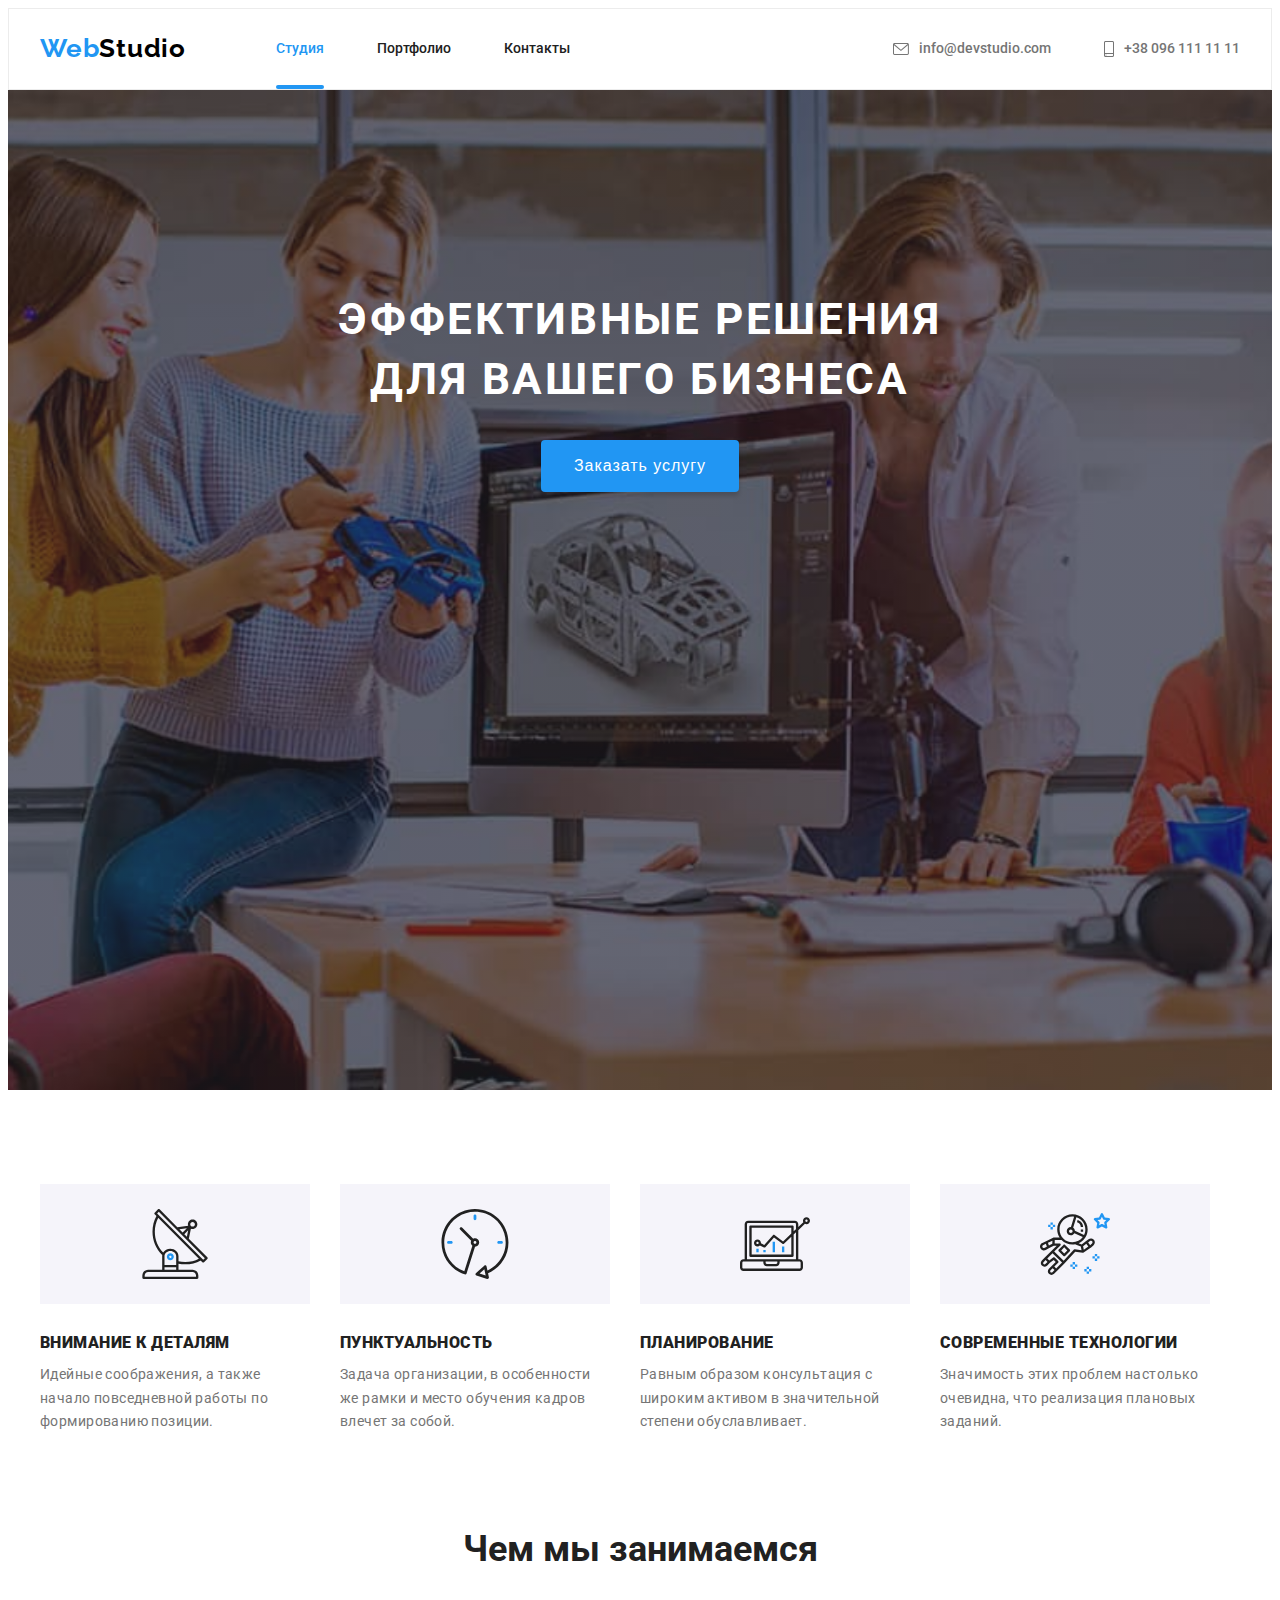
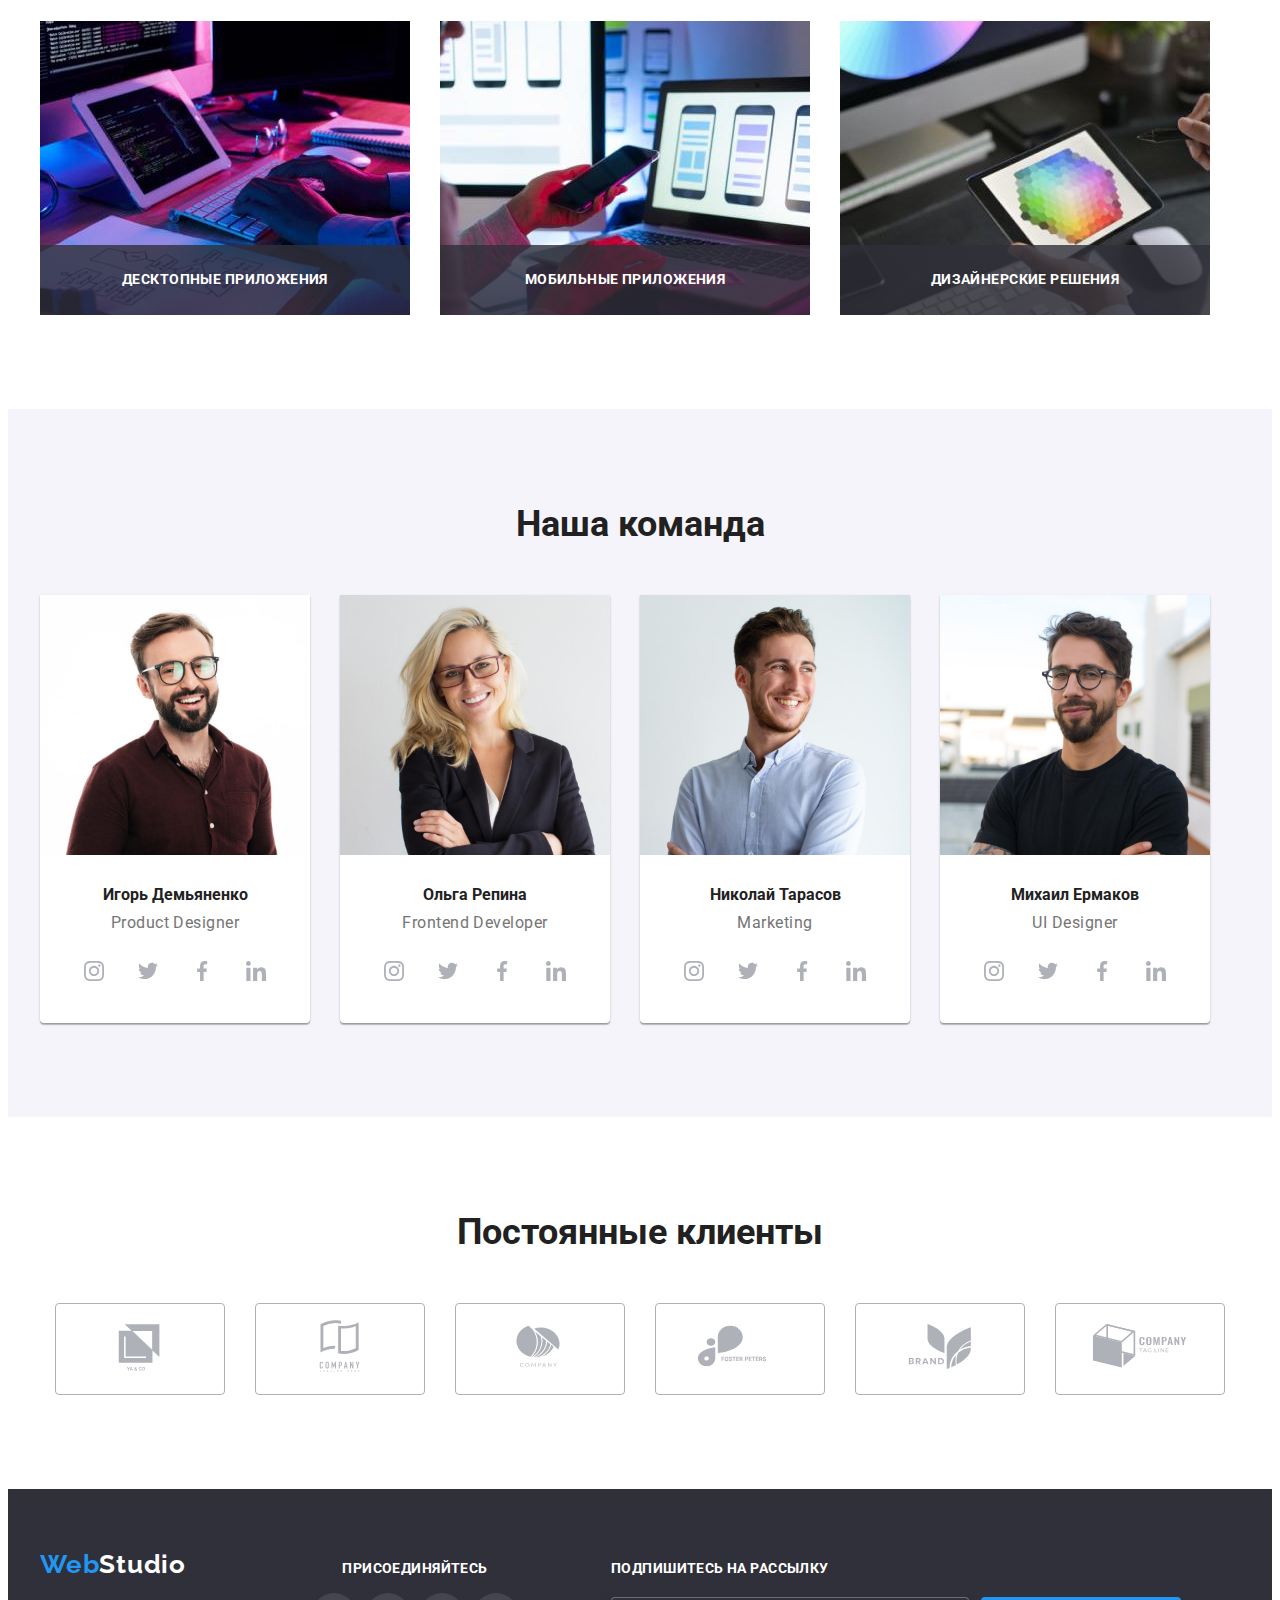
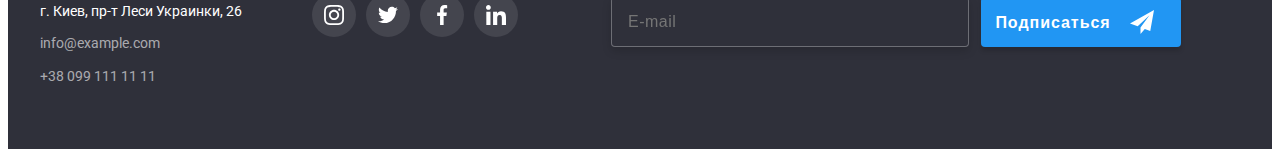
<file: index.html>
<!DOCTYPE html>
<html lang="ru">
<head>
    <meta charset="UTF-8">
    <meta http-equiv="X-UA-Compatible" content="IE=edge">
    <meta name="viewport" content="width=device-width, initial-scale=1.0">
    <title>Document</title>
    <link rel="preconnect" href="https://fonts.googleapis.com">
    <link rel="preconnect" href="https://fonts.gstatic.com" crossorigin>
    <link href="https://fonts.googleapis.com/css2?family=Raleway:wght@700&family=Roboto:wght@400;500;700;900&display=swap"
        rel="stylesheet">
    <link rel="stylesheet" href="https://cdnjs.cloudflare.com/ajax/libs/modern-normalize/1.1.0/modern-normalize.min.css"
        integrity="sha512-wpPYUAdjBVSE4KJnH1VR1HeZfpl1ub8YT/NKx4PuQ5NmX2tKuGu6U/JRp5y+Y8XG2tV+wKQpNHVUX03MfMFn9Q=="
        crossorigin="anonymous" referrerpolicy="no-referrer" />
    <link rel="stylesheet" href="./css/main.min.css">
</head>
    <body>
    <header class="cap">
            <div class="container header-container">
                <nav class="header-navigation">
                    <a class="whole-logo logo logo-header" href="/"><span class="logo logo-konstant ">Web</span>Studio</a>
                
                    <ul class="nav">
                        <li class="nav__list"><a href="" class="nav__link nav__link--active">Студия</a></li>
                        <li class="nav__list"><a href="./portfolio.html" class="nav__link">Портфолио</a></li>
                        <li class="nav__list"><a href="" class="nav__link">Контакты</a></li>
                    </ul>
                </nav>
                
                <ul class="nav connect">
                    <li class="nav__list">
                        <a href="mailto:info@devstudio.com" class="nav__link nav__link--contact">
                        <svg class="nav__icon" width="16" height="12">
                            <use href="./img/icons.svg#icon-envelope"></use>
                        </svg>info@devstudio.com
                        </a>
                    </li>
                    <li class="nav__list">
                        <a href="tel:+380961111111" class="nav__link nav__link--contact">
                            <svg class="nav__icon" width="10" height="16" >
                                <use href="./img/icons.svg#icon-smartphone"></use>
                            </svg>+38 096 111 11 11
                        </a>
                    </li>
                </ul>
                
                
            </div>
        </header>

        <main>
            <section class="hero hero--overlay">
                <div class="hero-wrapper container">
                    <h1 class="hero-wrapper__title">эффективные решения для вашего бизнеса</h1>
                    <button type="button" class="hero-wrapper__button" data-modal-open>Заказать услугу</button>
                </div>
            </section>
            
            <section class="section">
                <div class="benefits-wrapper container">
                    <h2 class="visually-hidden">Наши преимущества</h2>
                    <ul class="benefits-list">
                        <li class="benefits-list__item">
                        <div class="benefits-list__img">
                            <svg width="70" height="70">
                                <use href="./img/icons.svg#icon-antenna-1"></use>
                            </svg>
                        </div>
                            <h3 class="benefits-list__heading"><b>Внимание к деталям</b></h3>
                            <p class="benefits-list__text">Идейные соображения, а также начало повседневной работы по формированию
                                позиции.</p>
                        </li>
                    
                        <li class="benefits-list__item">
                            <div class="benefits-list__img">
                                <svg width="70" height="70">
                                    <use href="./img/icons.svg#icon-clock-1"></use>
                                </svg>
                            </div>
                            <h3 class="benefits-list__heading"><b>Пунктуальность</b></h3>
                            <p class="benefits-list__text">Задача организации, в особенности же рамки и место обучения кадров влечет за
                                собой.</p>
                        </li>
                    
                        <li class="benefits-list__item">
                            <div class="benefits-list__img">
                                <svg  width="70" height="70">
                                    <use href="./img/icons.svg#icon-diagram-1"></use>
                                </svg>
                            </div>
                            <h3 class="benefits-list__heading"><b>Планирование</b></h3>
                            <p class="benefits-list__text">Равным образом консультация с широким активом в значительной степени
                                обуславливает.</p>
                        </li>
                    
                        <li class="benefits-list__item">
                            <div class="benefits-list__img">
                                <svg width="70" height="70">
                                    <use href="./img/icons.svg#icon-astronaut-1"></use>
                                </svg>
                            </div>
                            <h3 class="benefits-list__heading"><b>Современные технологии</b></h3>
                            <p class="benefits-list__text">Значимость этих проблем настолько очевидна, что реализация плановых заданий.
                            </p>
                        </li>
                    </ul>
                </div>
            </section>

            <section class="section work">
                <div class="container">
                    <h2 class="section-header section-header--heading">Чем мы занимаемся</h2>
                        <ul class="areas-works-list">
                            <li class="areas-works-list__item">
                                <img src="./img/img1.jpg" alt="Набор кода" width="370" class="position">
                                <div class="areas-works-list__wrapper">
                                    <p class="areas-works-list__text">Десктопные приложения</p>
                                </div>
                            </li>
                            <li class="areas-works-list__item">
                                <img src="./img/img2.jpg" alt="Работа с приложениями" width="370">
                                <div class="areas-works-list__wrapper">
                                    <p class="areas-works-list__text">Мобильные приложения</p>
                                </div>
                            </li>
                            <li class="areas-works-list__item">
                                <img src="./img/img3.jpg" alt="Выбор цветовой гаммы" width="370">
                                <div class="areas-works-list__wrapper">
                                    <p class="areas-works-list__text">Дизайнерские решения</p>
                                </div>
                            </li>
                        </ul>
                </div>
            </section>

            <section class="section-team section">
                <div class="container">
                    <h2 class="section-header">Наша команда</h2>
                    <ul class="people-list">
                        <li class="people-list__item">
                            <img src="./img/1.jpg" alt="Игорь Демьяненко" width="270" class="people-list__img">
                            <div class="content">
                                <h3 class="content__name">Игорь Демьяненко</h3>
                                <p lang="en" class="content__profession">Product Designer</p>
                            </div>
                            <ul class="networks-list">
                                <li class="networks-list__item">
                                    <a href="" class="networks-list__link">
                                        <svg class="networks-list__icon" width="20" height="20">
                                            <use href="./img/icons.svg#icon-instagram-2"></use>
                                        </svg>
                                    </a>
                                </li>
                                <li class="networks-list__item">
                                    <a href="" class="networks-list__link">
                                        <svg class="networks-list__icon" width="20" height="20">
                                            <use href="./img/icons.svg#icon-twitter-1"></use>
                                        </svg>
                                    </a>
                                </li>
                                <li class="networks-list__item">
                                    <a href="" class="networks-list__link">
                                        <svg class="networks-list__icon" width="20" height="20">
                                            <use href="./img/icons.svg#icon-facebook-1"></use>
                                        </svg>
                                    </a>
                                </li>
                                <li class="networks-list__item">
                                    <a href="" class="networks-list__link">
                                        <svg class="networks-list__icon" width="20" height="20">
                                            <use href="./img/icons.svg#icon-linkedin-1"></use>
                                        </svg>
                                    </a>
                                </li>
                                
                            </ul>
                        </li>
                    
                        <li class="people-list__item">
                            <img src="./img/2.jpg" alt="Ольга Репина" width="270" class="people-list__img">
                            <div class="content">
                                <h3 class="content__name">Ольга Репина</h3>
                                <p lang="en" class="content__profession">Frontend Developer</p>
                            </div>
                            <ul class="networks-list">
                                <li class="networks-list__item">
                                    <a href="" class="networks-list__link">
                                        <svg class="networks-list__icon" width="20" height="20">
                                            <use href="./img/icons.svg#icon-instagram-2"></use>
                                        </svg>
                                    </a>
                                </li>
                                <li class="networks-list__item">
                                    <a href="" class="networks-list__link">
                                        <svg class="networks-list__icon" width="20" height="20">
                                            <use href="./img/icons.svg#icon-twitter-1"></use>
                                        </svg>
                                    </a>
                                </li>
                                <li class="networks-list__item">
                                    <a href="" class="networks-list__link">
                                        <svg class="networks-list__icon" width="20" height="20">
                                            <use href="./img/icons.svg#icon-facebook-1"></use>
                                        </svg>
                                    </a>
                                </li>
                                <li class="networks-list__item">
                                    <a href="" class="networks-list__link">
                                        <svg class="networks-list__icon" width="20" height="20">
                                            <use href="./img/icons.svg#icon-linkedin-1"></use>
                                        </svg>
                                    </a>
                                </li>
                            </ul>
                        </li>
                    
                        <li class="people-list__item">
                            <img src="./img/3.jpg" alt="Николай Тарасов" width="270" class="people-list__img">
                            <div class="content">
                                <h3 class="content__name">Николай Тарасов</h3>
                                <p lang="en" class="content__profession">Marketing</p>
                            </div>
                            <ul class="networks-list">
                                <li class="networks-list__item">
                                    <a href="" class="networks-list__link">
                                        <svg class="networks-list__icon" width="20" height="20">
                                            <use href="./img/icons.svg#icon-instagram-2"></use>
                                        </svg>
                                    </a>
                                </li>
                                <li class="networks-list__item">
                                    <a href="" class="networks-list__link">
                                        <svg class="networks-list__icon" width="20" height="20">
                                            <use href="./img/icons.svg#icon-twitter-1"></use>
                                        </svg>
                                    </a>
                                </li>
                                <li class="networks-list__item">
                                    <a href="" class="networks-list__link">
                                        <svg class="networks-list__icon" width="20" height="20">
                                            <use href="./img/icons.svg#icon-facebook-1"></use>
                                        </svg>
                                    </a>
                                </li>
                                <li class="networks-list__item">
                                    <a href="" class="networks-list__link">
                                        <svg class="networks-list__icon" width="20" height="20">
                                            <use href="./img/icons.svg#icon-linkedin-1"></use>
                                        </svg>
                                    </a>
                                </li>
                            </ul>
                        </li>
                    
                        <li class="people-list__item">
                            <img src="./img/4.jpg" alt="Михаил Ермаков" width="270" class="people-list__img">
                            <div class="content">
                                <h3 class="content__name">Михаил Ермаков</h3>
                                <p lang="en" class="content__profession">UI Designer</p>
                            </div>
                            <ul class="networks-list">
                                <li class="networks-list__item">
                                    <a href="" class="networks-list__link">
                                        <svg class="networks-list__icon" width="20" height="20">
                                            <use href="./img/icons.svg#icon-instagram-2"></use>
                                        </svg>
                                    </a>
                                </li>
                                <li class="networks-list__item">
                                    <a href="" class="networks-list__link">
                                        <svg class="networks-list__icon" width="20" height="20">
                                            <use href="./img/icons.svg#icon-twitter-1"></use>
                                        </svg>
                                    </a>
                                </li>
                                <li class="networks-list__item">
                                    <a href="" class="networks-list__link">
                                        <svg class="networks-list__icon" width="20" height="20">
                                            <use href="./img/icons.svg#icon-facebook-1"></use>
                                        </svg>
                                    </a>
                                </li>
                                <li class="networks-list__item">
                                    <a href="" class="networks-list__link">
                                        <svg class="networks-list__icon" width="20" height="20">
                                            <use href="./img/icons.svg#icon-linkedin-1"></use>
                                        </svg>
                                    </a>
                                </li>
                            </ul>
                        </li>
                    </ul>
                </div>
            </section>    
            
            <section class="section">
                <div class="container">
                <h2 class="section-header">Постоянные клиенты</h2>
                <ul class="clients-list">
                    <li class="clients-list__item">
                    <a href="" class="clients-list__link">
                        <svg class="clients-list__icon" width="106" height="60">
                            <use href="./img/icons.svg#icon-Logo"></use>
                        </svg>
                    </a>
                    </li>
                    <li class="clients-list__item">
                    <a href="" class="clients-list__link">
                        <svg class="clients-list__icon" width="106" height="60">
                            <use href="./img/icons.svg#icon-Logo-1"></use>
                        </svg>
                    </a>
                    </li>
                    <li class="clients-list__item">
                    <a  href="" class="clients-list__link">
                        <svg class="clients-list__icon" width="106" height="60">
                            <use href="./img/icons.svg#icon-Logo-2"></use>
                        </svg>
                    </a>
                    </li>
                    <li class="clients-list__item">
                    <a href="" class="clients-list__link">
                        <svg class="clients-list__icon" width="106" height="60">
                            <use href="./img/icons.svg#icon-Logo-3"></use>
                        </svg>
                    </a>
                    </li>
                    <li class="clients-list__item">
                        <a href="" class="clients-list__link">
                            <svg class="clients-list__icon" width="106" height="60">
                                <use href="./img/icons.svg#icon-Logo-4"></use>
                            </svg>
                        </a>
                    </li>
                    <li class="clients-list__item">
                        <a href="" class="clients-list__link">
                            <svg class="clients-list__icon" width="106" height="60">
                                <use href="./img/icons.svg#icon-Logo-5"></use>
                            </svg>
                        </a>
                    </li>
                </ul>
                </div>
            </section>
        </main>
    <footer class="basement">
        <div class="container footer-box">
            <div class="footer-container">
                <a class="logo logo-footer" href="/"><span class="logo logo-konstant">Web</span>Studio</a>
                <address>
                    <ul class="footer-list">
                        <li class="footer-list__item">г. Киев, пр-т Леси Украинки, 26</li>
                        <li class="footer-list__item"><a href="mailto:info@example.com"
                                class="footer-list__link footer-list__link--decoration">info@example.com</a>
                        </li>
                        <li class="footer-list__item"><a href="tel:+380991111111"
                                class="footer-list__link footer-list__link--decoration">+38 099 111 11 11</a>
                        </li>
                    </ul>
                </address>
            </div>
            <div class="joing">
                <p class="joing-text">присоединяйтесь</p>
                <ul class="networks-list">
                    <li class="networks-list__item">
                        <a href="" class="networks-list__link networks-list__link--footer-link">
                            <svg class="networks-list__icon-footer" width="20" height="20">
                                <use href="./img/icons.svg#icon-instagram-2"></use>
                            </svg>
                        </a>
                    </li>
                    <li class="networks-list__item">
                        <a href="" class="networks-list__link  networks-list__link--footer-link">
                            <svg class="networks-list__icon-footer" width="20" height="20">
                                <use href="./img/icons.svg#icon-twitter-1"></use>
                            </svg>
                        </a>
                    </li>
                    <li class="networks-list__item">
                        <a href="" class="networks-list__link networks-list__link--footer-link">
                            <svg class="networks-list__icon-footer" width="20" height="20">
                                <use href="./img/icons.svg#icon-facebook-1"></use>
                            </svg>
                        </a>
                    </li>
                    <li class="networks-list__item">
                        <a href="" class="networks-list__link networks-list__link--footer-link">
                            <svg class="networks-list__icon-footer" width="20" height="20">
                                <use href="./img/icons.svg#icon-linkedin-1"></use>
                            </svg>
                        </a>
                    </li>
                </ul>
            </div>
    
            <div class="subscription-field">
                <p class="subscription-text">Подпишитесь на рассылку</p>
                <form class="footer-form">
                    <input type="email" name="subscription" id="subscription" placeholder="E-mail"
                        class="footer-form__input">
                    <div class="wrapper-btn">
                        <button type="submit" class="wrapper-btn__button">Подписаться
                            <svg class="wrapper-btn__icon" width="24" height="24">
                                <use href="./img/icons.svg#icon-icon-send-1"></use>
                            </svg>
                        </button>
                    </div>
                </form>
            </div>
    
        </div>
    </footer>

        <div class="backdrop is-hidden" data-modal>
            <div class="modal">
                <p class="modal__title">Оставьте свои данные, мы вам перезвоним</p>
                <form class="modal__form">
                    <label for="user-name" class="modal__label">Имя
                        <div class="modal__wrapper">
                            <input type="text" name="user-name" id="user-name" class="modal__input">
                            <svg class="modal__svg" width="18" height="18">
                                <use href="./img/icons.svg#icon-person-black-18dp-1-1"></use>
                            </svg>
                        </div>
                    </label>     
                    
                    <label for="user-tel" class="modal__label">Телефон
                        <div class="modal__wrapper">
                            <input type="tel" name="user-tel" id="user-tel" class="modal__input">
                            <svg class="modal__svg" width="18" height="18">
                                <use href="./img/icons.svg#icon-phone-black-18dp-1-1"></use>
                            </svg>
                        </div>
                    </label>

                    <label for="user-mail" class="modal__label">Почта
                        <div class="modal__wrapper">
                            <input type="email" name="user-mail" id="user-mail" class="modal__input">
                            <svg class="modal__svg" width="18" height="18">
                                <use href="./img/icons.svg#icon-email-black-18dp-1-1"></use>
                            </svg>
                        </div>
                    </label>
                        
                    <div class="modal__wrapper">
                        <label for="user-comment" class="modal__label">Комментарий</label>
                        <textarea id="user-comment" class="modal__comment" placeholder="Введите текст"></textarea>
                    </div>


                    <div class="modal__wrapper checkbox-wrapper">
                        <label for="agreement" class="checkbox-wrapper__label">
                            <input type="checkbox" name="agreement" value="agreement" id="agreement" class="checkbox-wrapper__input">
                            <span class="checkbox-wrapper__icon">
                                <svg width="16" height="15">
                                    <use href="./img/icons.svg#icon-full-check"></use>
                                </svg>
                            </span>
                            <div class="checkbox-wrapper__text">Соглашаюсь с рассылкой и принимаю <a href="" class="checkbox-wrapper__link">Условия договора</a></div>
                        </label>
                    </div>

                    <button type="submit" class="modal__btn">Отправить</button>
                </form>

                <button class="close-button" data-modal-close>
                    <svg class="сlose-button__icon" width="11" height="11">
                        <use href="./img/icons.svg#icon-Vector-svg"></use>
                    </svg>
                </button>
                
            </div>
        </div>
        <script src="./js/modal.js"></script>
    </body>
</html>
</file>
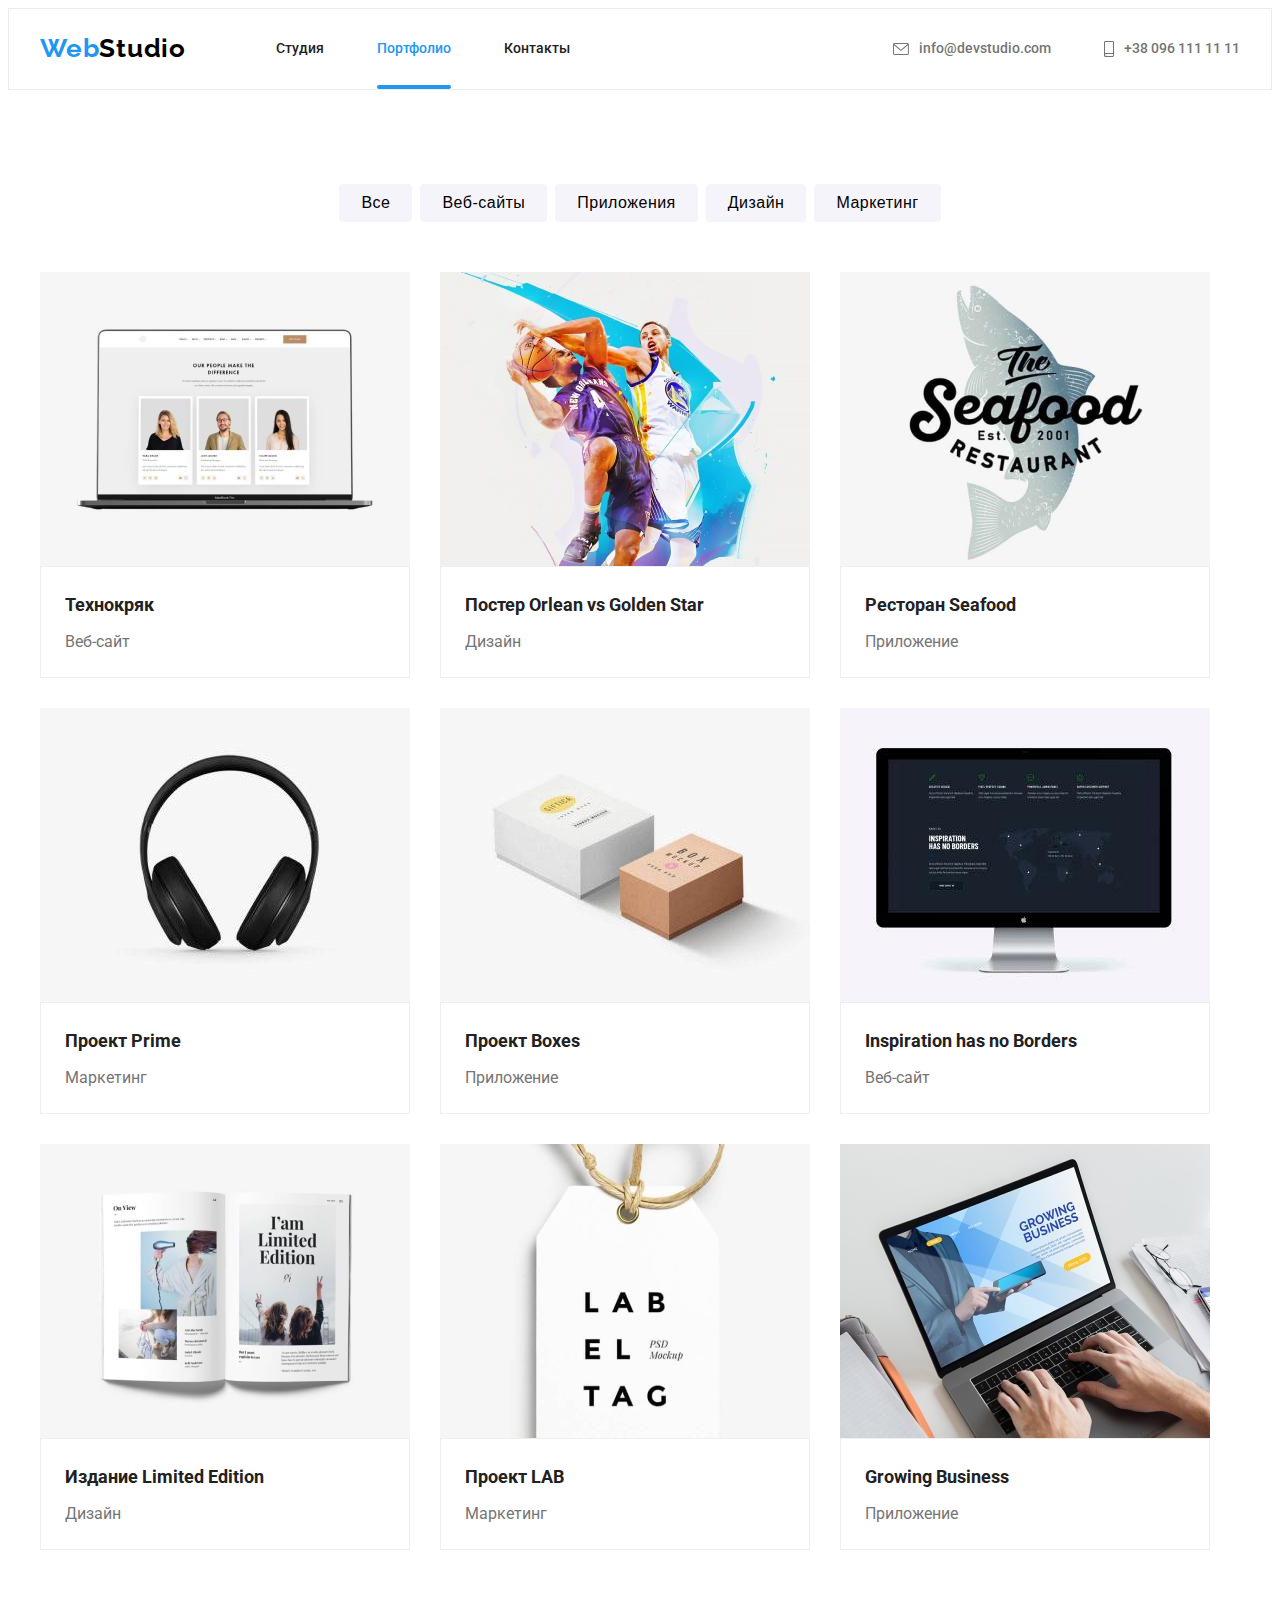
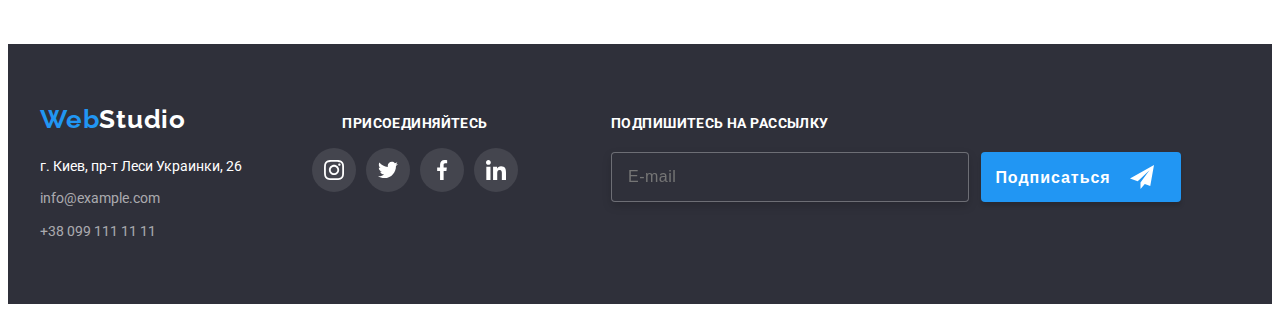
<file: portfolio.html>
<!DOCTYPE html>
<html lang="ru">
<head>
    <meta charset="UTF-8">
    <meta http-equiv="X-UA-Compatible" content="IE=edge">
    <meta name="viewport" content="width=device-width, initial-scale=1.0">
    <title>Document</title>
    <link rel="preconnect" href="https://fonts.googleapis.com">
    <link rel="preconnect" href="https://fonts.gstatic.com" crossorigin>
    <link href="https://fonts.googleapis.com/css2?family=Raleway:wght@700&family=Roboto:wght@400;500;700;900&display=swap"
    rel="stylesheet">
    <link rel="stylesheet" href="https://cdnjs.cloudflare.com/ajax/libs/modern-normalize/1.1.0/modern-normalize.min.css"
        integrity="sha512-wpPYUAdjBVSE4KJnH1VR1HeZfpl1ub8YT/NKx4PuQ5NmX2tKuGu6U/JRp5y+Y8XG2tV+wKQpNHVUX03MfMFn9Q=="
        crossorigin="anonymous" referrerpolicy="no-referrer" />
    <link rel="stylesheet" href="./css/main.min.css">
</head>
<body>
    <header class="cap">
        <div class="container header-container">
            <nav class="header-navigation">
                <a class="whole-logo logo logo-header" href="/"><span class="logo logo-konstant ">Web</span>Studio</a>
    
                <ul class="nav">
                    <li class="nav__list"><a href="./index.html" class="nav__link">Студия</a></li>
                    <li class="nav__list"><a href="" class="nav__link nav__link--active">Портфолио</a></li>
                    <li class="nav__list"><a href="" class="nav__link">Контакты</a></li>
                </ul>
            </nav>
    
            <ul class="nav connect">
                <li class="nav__list">
                    <a href="mailto:info@devstudio.com" class="nav__link nav__link--contact">
                        <svg class="nav__icon" width="16" height="12">
                            <use href="./img/icons.svg#icon-envelope"></use>
                        </svg>info@devstudio.com
                    </a>
                </li>
                <li class="nav__list">
                    <a href="tel:+380961111111" class="nav__link nav__link--contact">
                        <svg class="nav__icon" width="10" height="16">
                            <use href="./img/icons.svg#icon-smartphone"></use>
                        </svg>+38 096 111 11 11
                    </a>
                </li>
            </ul>
    
    
        </div>
    </header>
    <main>
        <section class="section">
            <div class="container">
                <h1 class="visually-hidden">Портфолио нашей веб-студии</h1>
                <ul class="buttons-row">
                    <li class="buttons-row__item"><button type="button" class="buttons-row__btn">Все</button></li>
                    <li class="buttons-row__item"><button type="button" class="buttons-row__btn">Веб-сайты</button></li>
                    <li class="buttons-row__item"><button type="button" class="buttons-row__btn">Приложения</button></li>
                    <li class="buttons-row__item"><button type="button" class="buttons-row__btn">Дизайн</button></li>
                    <li class="buttons-row__item"><button type="button" class="buttons-row__btn">Маркетинг</button></li>
                </ul>
                <ul class="card-set">
                    <li class="card-set__item">
                        <a href="" class="card-set__link">   
                            <div class="overlay">
                                <img src="./img/portfolio1.jpg" alt="веб-сайт" width="370">
                                <div class="overlay__wrapper">
                                    <p class="overlay__text">Технокряк это современная площадка распространения коронавируса. Компании используют эту платформу
                                        для цифрового шпионажа и атак на защищённые сервера конкурентов.
                                    </p>
                                </div>
                            </div>                         
                            
                            <div class="card-content">
                                <h2 class="card-content__project">Технокряк</h2>
                                <p class="card-content__text">Веб-сайт</p>
                            </div>
                        </a>
                    </li>
                    <li class="card-set__item">
                        <a href="" class="card-set__link">
                            <div class="overlay">
                                <img src="./img/portfolio2.jpg" alt="баскетболисты" width="370">
                                <div class="overlay__wrapper">
                                    <p class="overlay__text">Технокряк это современная площадка распространения коронавируса. Компании используют эту
                                        платформу
                                        для цифрового шпионажа и атак на защищённые сервера конкурентов.
                                    </p>
                                </div>
                            </div>
                            
                            <div class="card-content">
                                <h2 class="card-content__project">Постер<span lang="en"> Orlean vs Golden Star</span> </h2>
                                <p class="card-content__text">Дизайн</p>
                            </div>
                        </a>
                    </li>
                    <li class="card-set__item">
                        <a href="" class="card-set__link">
                            <div class="overlay">
                                <img src="./img/portfolio3.jpg" alt="логотип ресторана с рыбкой" width="370">
                                <div class="overlay__wrapper">
                                    <p class="overlay__text">Технокряк это современная площадка распространения коронавируса. Компании используют эту
                                        платформу
                                        для цифрового шпионажа и атак на защищённые сервера конкурентов.
                                    </p>
                                </div>
                            </div>
                            
                            <div class="card-content">
                                <h2 class="card-content__project">Ресторан<span lang="en"> Seafood</span> </h2>
                                <p class="card-content__text">Приложение</p>
                            </div>
                        </a>
                    </li>
                    <li class="card-set__item">
                        <a href="" class="card-set__link">
                            <div class="overlay">
                                <img src="./img/portfolio4.jpg" alt="наушники" width="370">
                                <div class="overlay__wrapper">
                                    <p class="overlay__text">Технокряк это современная площадка распространения коронавируса. Компании используют эту
                                        платформу
                                        для цифрового шпионажа и атак на защищённые сервера конкурентов.
                                    </p>
                                </div>
                            </div>
                            
                            <div class="card-content">
                                <h2 class="card-content__project">Проект<span lang="en"> Prime</span> </h2>
                                <p class="card-content__text">Маркетинг</p>
                            </div>
                        </a>
                    </li>
                    <li class="card-set__item">
                        <a href="" class="card-set__link">
                            <div class="overlay">
                                <img src="./img/portfolio5.jpg" alt="две коробки" width="370">
                                <div class="overlay__wrapper">
                                    <p class="overlay__text">Технокряк это современная площадка распространения коронавируса. Компании используют эту
                                        платформу
                                        для цифрового шпионажа и атак на защищённые сервера конкурентов.
                                    </p>
                                </div>
                            </div>
                            
                            <div class="card-content">
                                <h2 class="card-content__project">Проект<span lang="en"> Boxes</span> </h2>
                                <p class="card-content__text">Приложение</p>
                            </div>
                        </a>
                    </li>
                    <li class="card-set__item">
                        <a href="" class="card-set__link">
                            <div class="overlay">
                                <img src="./img/portfolio6.jpg" alt="включенный монитор" width="370">
                                <div class="overlay__wrapper">
                                    <p class="overlay__text">Технокряк это современная площадка распространения коронавируса. Компании используют эту
                                        платформу
                                        для цифрового шпионажа и атак на защищённые сервера конкурентов.
                                    </p>
                                </div>
                            </div>
                            
                            <div class="card-content">
                                <h2 class="card-content__project"><span lang="en">Inspiration has no Borders</span> </h2>
                                <p class="card-content__text">Веб-сайт</p>
                            </div>
                        </a>
                    </li>
                    <li class="card-set__item">
                        <a href="" class="card-set__link">
                            <div class="overlay">
                                <img src="./img/portfolio7.jpg" alt="журнал" width="370">
                                <div class="overlay__wrapper">
                                    <p class="overlay__text">Технокряк это современная площадка распространения коронавируса. Компании используют эту
                                        платформу
                                        для цифрового шпионажа и атак на защищённые сервера конкурентов.
                                    </p>
                                </div>
                            </div>
                            
                            <div class="card-content">
                                <h2 class="card-content__project">Издание<span lang="en"> Limited Edition</span> </h2>
                                <p class="card-content__text">Дизайн</p>
                            </div>
                        </a>
                    </li>
                    <li class="card-set__item">
                        <a href="" class="card-set__link">
                            <div class="overlay">
                                <img src="./img/portfolio8.jpg" alt="ярлык" width="370">
                                <div class="overlay__wrapper">
                                    <p class="overlay__text">Технокряк это современная площадка распространения коронавируса. Компании используют эту
                                        платформу
                                        для цифрового шпионажа и атак на защищённые сервера конкурентов.
                                    </p>
                                </div>
                            </div>
                            
                            <div class="card-content">
                                <h2 class="card-content__project">Проект<span lang="en"> LAB</span> </h2>
                                <p class="card-content__text">Маркетинг</p>
                            </div>
                        </a>
                    </li>
                    <li class="card-set__item">
                        <a href="" class="card-set__link">
                            <div class="overlay">
                                <img src="./img/portfolio9.jpg" alt="включенный ноутбук" width="370">
                                <div class="overlay__wrapper">
                                    <p class="overlay__text">Технокряк это современная площадка распространения коронавируса. Компании используют эту
                                        платформу
                                        для цифрового шпионажа и атак на защищённые сервера конкурентов.
                                    </p>
                                </div>
                            </div>
                            
                            <div class="card-content">
                                <h2 class="card-content__project"><span lang="en">Growing Business</span> </h2>
                                <p class="card-content__text">Приложение</p>
                            </div>
                        </a>
                    </li>
                </ul>
            </div>
        </section>
    </main>
    <footer class="basement">
        <div class="container footer-box">
            <div class="footer-container">
                <a class="logo logo-footer" href="/"><span class="logo logo-konstant">Web</span>Studio</a>
                <address>
                    <ul class="footer-list">
                        <li class="footer-list__item">г. Киев, пр-т Леси Украинки, 26</li>
                        <li class="footer-list__item"><a href="mailto:info@example.com"
                                class="footer-list__link footer-list__link--decoration">info@example.com</a>
                        </li>
                        <li class="footer-list__item"><a href="tel:+380991111111" class="footer-list__link footer-list__link--decoration">+38 099 111 11 11</a>
                        </li>
                    </ul>
                </address>
            </div>
            <div class="joing">
                <p class="joing-text">присоединяйтесь</p>
                <ul class="networks-list">
                    <li class="networks-list__item">
                        <a href="" class="networks-list__link networks-list__link--footer-link">
                            <svg class="networks-list__icon-footer" width="20" height="20">
                                <use href="./img/icons.svg#icon-instagram-2"></use>
                            </svg>
                        </a>
                    </li>
                    <li class="networks-list__item">
                        <a href="" class="networks-list__link  networks-list__link--footer-link">
                            <svg class="networks-list__icon-footer" width="20" height="20">
                                <use href="./img/icons.svg#icon-twitter-1"></use>
                            </svg>
                        </a>
                    </li>
                    <li class="networks-list__item">
                        <a href="" class="networks-list__link networks-list__link--footer-link">
                            <svg class="networks-list__icon-footer" width="20" height="20">
                                <use href="./img/icons.svg#icon-facebook-1"></use>
                            </svg>
                        </a>
                    </li>
                    <li class="networks-list__item">
                        <a href="" class="networks-list__link networks-list__link--footer-link">
                            <svg class="networks-list__icon-footer" width="20" height="20">
                                <use href="./img/icons.svg#icon-linkedin-1"></use>
                            </svg>
                        </a>
                    </li>
                </ul>
            </div>

            <div class="subscription-field"> 
                <p class="subscription-text">Подпишитесь на рассылку</p>
                <form class="footer-form">
                    <input type="email" name="subscription" id="subscription" placeholder="E-mail" class="footer-form__input">
                    <div class="wrapper-btn">
                        <button type="submit" class="wrapper-btn__button">Подписаться
                            <svg class="wrapper-btn__icon" width="24" height="24">
                                <use href="./img/icons.svg#icon-icon-send-1"></use>
                            </svg>
                        </button>
                    </div>
                </form>
            </div>
            
        </div>
    </footer>
    
</body>
</html>
</file>
<file: css/main.min.css>
p,h1,h2,h3,h4,h5,h6{margin:0}ul{margin:0;padding:0}li{list-style-type:none}img{display:block;max-width:1000%;height:auto}body{background-color:#ffffff;color:#212121;font-family:"Roboto", sans-serif;font-style:normal;letter-spacing:normal;font-size:14px}.card-set__link{text-decoration:none}.section{padding-top:94px;padding-bottom:94px}.container{width:1200px;padding-left:15px;padding-right:15px;margin:0 auto;text-align:center}.visually-hidden{position:absolute;clip:rect(0 0 0 0);width:1px;height:1px;margin:-1px;border:0;padding:0;overflow:hidden}.logo-konstant{color:#2196f3}.logo-header{color:#000}.logo-footer{color:#fff}.logo{font-family:Raleway;font-style:normal;font-weight:bold;font-size:26px;line-height:1.19;text-decoration:none;letter-spacing:0.03em}.whole-logo{margin-right:90px;padding-top:24px;padding-bottom:25px}.cap{background-color:#fff;border:1px solid #ececec}.header-container{display:flex;align-items:center}.nav{display:flex;align-items:center}.connect{margin-left:auto}.header-navigation{display:flex}.nav__link{position:relative;color:#212121;font-weight:500;line-height:1.14;text-decoration:none;display:flex;align-items:center;transition:color 250ms cubic-bezier(0.4, 0, 0.2, 1)}.nav__link:hover,.nav__link:focus{color:#2196f3}.nav__list:not(:last-child){margin-right:53px}.nav__link--active{color:#2196f3}.nav__link--active::after{content:"";width:100%;height:4px;margin-top:76px;background-color:#2196f3;border-radius:2px;display:block;position:absolute}.nav__link--contact{color:#757575;transition:color 250ms cubic-bezier(0.4, 0, 0.2, 1)}.nav__link--contact:hover{color:#2196f3}.nav__icon{margin-right:10px;fill:currentColor}.hero{background-color:#2f303a;padding-left:0;padding-right:0;padding-top:200px;padding-bottom:200px;text-align:center}.hero-wrapper__title{color:#fff;margin-left:auto;margin-right:auto;text-transform:uppercase;width:696px;font-size:44px;line-height:1.36;text-align:center;letter-spacing:0.06em}.hero-wrapper__button{border-radius:4px;border:1px solid transparent;cursor:pointer;box-shadow:0px 4px 4px rgba(0,0,0,0.15);background-color:#2196f3;color:#fff;margin-top:30px;padding:10px 32px;align-items:center;font-size:16px;line-height:1.87;text-align:center;letter-spacing:0.06em}.hero--overlay{height:600px;max-width:1600px;margin-left:auto;margin-right:auto;background-image:linear-gradient(to right, rgba(47,48,58,0.4), rgba(47,48,58,0.4)),url(../img/background.jpg);background-repeat:no-repeat;background-size:cover;background-position:center}.benefits-list__heading{font-weight:bold;line-height:1.14;text-transform:uppercase;letter-spacing:0.03em;margin-bottom:10px}.benefits-list{display:flex;flex-basis:calc(100% / 4);text-align:left}.benefits-list__item:not(:last-child){margin-right:30px}.benefits-list__item{width:270px}.benefits-list__img{display:flex;justify-content:center;width:270px;height:120px;background-color:#f5f4fa;margin-bottom:30px;align-items:center}.benefits-list__text{line-height:1.71;color:#757575;letter-spacing:0.03em}.section-header--heading{margin-bottom:50px}.work{padding-top:0px}.areas-works-list{display:flex;text-align:center;margin-left:auto;margin-right:auto}.areas-works-list__item:not(:last-child){margin-right:30px}.areas-works-list__wrapper{position:absolute;width:100%;min-height:70px;bottom:0;background-color:rgba(47,48,58,0.8)}.areas-works-list__item{position:relative}.areas-works-list__text{font-weight:bold;line-height:1.14;text-align:center;padding-top:27px;padding-bottom:27px;margin:auto;letter-spacing:0.03em;text-transform:uppercase;color:#fff}.section-team{background-color:#f5f4fa}.section-header{font-weight:bold;font-size:36px;line-height:1.17;margin-bottom:50px}.people-list{display:flex}.people-list__item{width:270px;box-shadow:0px 1px 3px rgba(0,0,0,0.12),0px 1px 1px rgba(0,0,0,0.14),0px 2px 1px rgba(0,0,0,0.2);border-radius:0px 0px 4px 4px;background-color:#fff}.people-list__item:not(:last-child){margin-right:30px}.people-list__img{display:block;max-width:100%;height:auto}.content{padding-top:30px}.content-name{color:#212121;font-weight:500;font-size:16px;line-height:1.18;margin-bottom:10px;letter-spacing:0.03em}.content__profession{font-size:16px;line-height:1.18;color:#757575;letter-spacing:0.03em;margin-top:10px}.networks-list__item{width:44px;height:44px}.networks-list__item+.networks-list__item{margin-left:10px}.networks-list__link{width:100%;height:100%;border-radius:50%;display:flex;justify-content:center;align-items:center;transition:background-color 250ms cubic-bezier(0.4, 0, 0.2, 1)}.networks-list__link:hover,.networks-list__link:focus{background-color:#2196f3}.networks-list{display:flex;justify-content:center;margin-bottom:30px;margin-top:16px}.networks-list__icon{fill:#afb1b8;transition:fill 250ms cubic-bezier(0.4, 0, 0.2, 1)}.networks-list__link:hover .networks-list__icon,.networks-list__link:focus .networks-list__icon{fill:#fff}.clients-list__item{border:1px solid #afb1b8;box-sizing:border-box;border-radius:4px;width:170px;height:92px;display:flex;align-items:center;justify-content:center}.clients-list__item:hover{border-color:#2196f3}.clients-list__item+.clients-list__item{margin-left:30px;transition:border-color 250ms cubic-bezier(0.4, 0, 0.2, 1)}.clients-list__icon{width:100%;height:100%;transition:fill 250ms cubic-bezier(0.4, 0, 0.2, 1)}.clients-list__item:hover .clients-list__icon{fill:#2196f3}.clients-list__link{fill:#afb1b8}.clients-list{display:flex;align-items:center;justify-content:center}.buttons-row__btn{background-color:#f5f4fa;font-weight:500;font-size:16px;line-height:1.62;letter-spacing:0.03em;padding:6px 22px;border-style:none;border-radius:4px;transition:background-color 250ms cubic-bezier(0.4, 0, 0.2, 1),color 250ms cubic-bezier(0.4, 0, 0.2, 1),box-shadow 250ms cubic-bezier(0.4, 0, 0.2, 1);cursor:pointer}.buttons-row__btn:hover,.buttons-row__btn:focus{background-color:#2196f3;color:#fff;box-shadow:0px 3px 1px rgba(0,0,0,0.1),0px 1px 2px rgba(0,0,0,0.08),0px 2px 2px rgba(0,0,0,0.12)}.buttons-row{display:flex;margin-left:auto;margin-right:auto;justify-content:center;margin-bottom:50px}.buttons-row__item:not(:last-child){margin-right:8px}.card-set>.card-set__item{margin-left:30px;margin-top:30px;transition:box-shadow 250ms cubic-bezier(0.4, 0, 0.2, 1)}.card-set{display:flex;flex-wrap:wrap}.card-set__item:nth-child(3n+1){margin-left:0px}.card-set__item:nth-child(-n+3){margin-top:0px}.card-set__item:hover{box-shadow:0px 1px 1px rgba(0,0,0,0.12),0px 4px 4px rgba(0,0,0,0.06),1px 4px 6px rgba(0,0,0,0.16)}.card-content{padding:20px 24px;text-align:left;border:1px solid #eeeeee}.card-content__project{font-weight:bold;font-size:18px;line-height:2;color:#212121;margin-bottom:4px}.card-content__text{font-size:16px;line-height:1.87;color:#757575}.overlay{position:relative;overflow:hidden}.overlay__wrapper{position:absolute;display:inline-block;content:"";width:100%;height:101%;top:0;left:0;background:rgba(33,150,243,0.9);transform:translateY(100%);transition:transform 250ms cubic-bezier(0.4, 0, 0.2, 1)}.card-set__link:hover .overlay__wrapper,.card-set__link:focus .overlay__wrapper{transform:translateY(0)}.overlay__text{width:322px;height:168px;padding-top:63px;padding-bottom:63px;padding-left:24px;padding-right:24px;font-size:18px;line-height:1.56;letter-spacing:0.03em;text-align:left;color:#fff;z-index:1}.footer-container{text-align:left}.footer-list{margin-top:20px}.basement{background-color:#2f303a;padding-top:60px;padding-bottom:60px}.footer-list__item,.footer-list__link{color:#fff;line-height:1.7;font-style:normal;transition:color 250ms cubic-bezier(0.4, 0, 0.2, 1)}.footer-list__item:hover,.footer-list__link:hover{color:#2196f3}.footer-list__item:not(:last-child){margin-bottom:9px}.footer-list__link--decoration{color:rgba(255,255,255,0.6);text-decoration:none}.networks-list__link--footer-link{width:100%;height:100%;border-radius:50%;background-color:rgba(255,255,255,0.1)}.networks-list__icon-footer{fill:#fff}.footer-box{display:flex;align-items:baseline}.footer-container{margin-right:70px}.joing-text{color:#fff;text-transform:uppercase;font-size:14px;line-height:1.14;letter-spacing:0.03em;font-family:Roboto;font-style:normal;font-weight:bold}.footer-form{display:flex}.subscription-text{color:#fff;margin-bottom:20px;font-weight:bold;line-height:1.14;letter-spacing:0.03em;text-transform:uppercase;text-align:left;margin-left:93px}.footer-form__input{width:358px;height:50px;padding-left:16px;padding-top:15px;padding-bottom:15px;margin-right:12px;margin-left:93px;font-size:16px;line-height:1.25;letter-spacing:0.03em;display:flex;align-items:center;color:rgba(255,255,255,0.6);background:#2f303a;border:1px solid rgba(255,255,255,0.3);box-sizing:border-box;filter:drop-shadow(0px 4px 4px rgba(0,0,0,0.15));border-radius:4px}.wrapper-btn__button{position:relative;align-items:center;background:#2196f3;color:#fff;box-shadow:0px 4px 4px rgba(0,0,0,0.15);border-radius:4px;border:1px solid transparent;cursor:pointer;font-weight:bold;font-size:16px;line-height:1.87;letter-spacing:0.06em;padding-right:29px;padding-right:62px;padding-top:10px;padding-bottom:10px;width:200px;height:50px;margin:0}.wrapper-btn__icon{position:absolute;left:148px;top:50%;transform:translateY(-50%)}.backdrop{position:fixed;left:0;top:0;width:100%;height:100%;background-color:rgba(0,0,0,0.2);opacity:1;transition:opacity 250ms cubic-bezier(0.4, 0, 0.2, 1)}.backdrop.is-hidden{opacity:0;pointer-events:none}.modal{position:absolute;top:50%;left:50%;padding:40px;transform:translate(-50%, -50%) scale(1);min-width:528px;min-height:581px;background-color:#fff;box-shadow:0px 1px 3px rgba(0,0,0,0.12),0px 1px 1px rgba(0,0,0,0.14),0px 2px 1px rgba(0,0,0,0.2);border-radius:4px;transition:transform 250ms cubic-bezier(0.4, 0, 0.2, 1)}.backdrop.is-hidden .modal{transform:translate(-50%, -50%) scale(0.3)}.close-button{width:30px;height:30px;border:1px solid rgba(0,0,0,0.1);box-sizing:border-box;border-radius:50%;background:#fff;position:absolute;top:8px;right:8px}.сlose-button__icon{transition:fill 250ms cubic-bezier(0.4, 0, 0.2, 1)}.сlose-button__icon:hover{fill:#2196f3}.modal__title{font-weight:bold;font-size:20px;line-height:23px;text-align:center;letter-spacing:0.03em;color:#212121;text-align:center;margin-bottom:12px}.modal__input{display:block;width:100%;height:40px;margin-top:4px;margin-bottom:10px;padding-left:42px;padding-right:10px;border:1px solid rgba(33,33,33,0.2);box-sizing:border-box;border-radius:4px;outline:none;transition:border-color 250ms cubic-bezier(0.4, 0, 0.2, 1)}.modal__input:focus{border:1px solid #2196f3}.modal__label{font-size:12px;line-height:1.16;letter-spacing:0.01em;color:#757575}.modal__comment{width:100%;height:120px;margin-top:4px;margin-bottom:20px;padding-top:12px;padding-bottom:12px;padding-left:16px;padding-right:16px;border:1px solid rgba(33,33,33,0.2);box-sizing:border-box;border-radius:4px;resize:none;outline:none;transition:border-color 250ms cubic-bezier(0.4, 0, 0.2, 1)}.modal__comment::placeholder{font-size:12px;line-height:1.16;letter-spacing:0.01em;color:rgba(117,117,117,0.5)}.modal__comment:focus{border:1px solid #2196f3}.checkbox-wrapper__label{line-height:1.71;letter-spacing:0.03em;color:#757575;display:flex;align-items:center}.checkbox-wrapper__link{color:#2196f3}.modal__btn{display:block;background:#2196f3;color:#fff;box-shadow:0px 4px 4px rgba(0,0,0,0.15);border-radius:4px;border:1px solid transparent;cursor:pointer;font-weight:bold;font-size:16px;line-height:1.87;letter-spacing:0.06em;width:200px;height:50px;margin:auto;margin-top:30px}.modal__wrapper{position:relative;display:block}.modal__svg{position:absolute;left:12px;top:11px;transition:fill 250ms cubic-bezier(0.4, 0, 0.2, 1)}.checkbox-wrapper__input{margin:0;padding:0;width:16px;height:15px;appearance:none;position:absolute}.checkbox-wrapper{display:flex;align-items:center;justify-content:center}.modal__input:focus+.modal__svg{fill:#2196f3}.checkbox-wrapper__icon{width:16px;height:15px;border:2px solid black;border-radius:2px;display:flex;justify-content:center;align-items:center;transition:border-color 250ms cubic-bezier(0.4, 0, 0.2, 1),background-color 250ms cubic-bezier(0.4, 0, 0.2, 1)}.checkbox-wrapper__input:checked+.checkbox-wrapper__icon{border-color:#2196f3;background-color:#2196f3;background-size:contain;background-repeat:no-repeat;background-origin:border-box}.checkbox-wrapper__text{margin-left:7px}
/*# sourceMappingURL=main.min.css.map */
</file>
